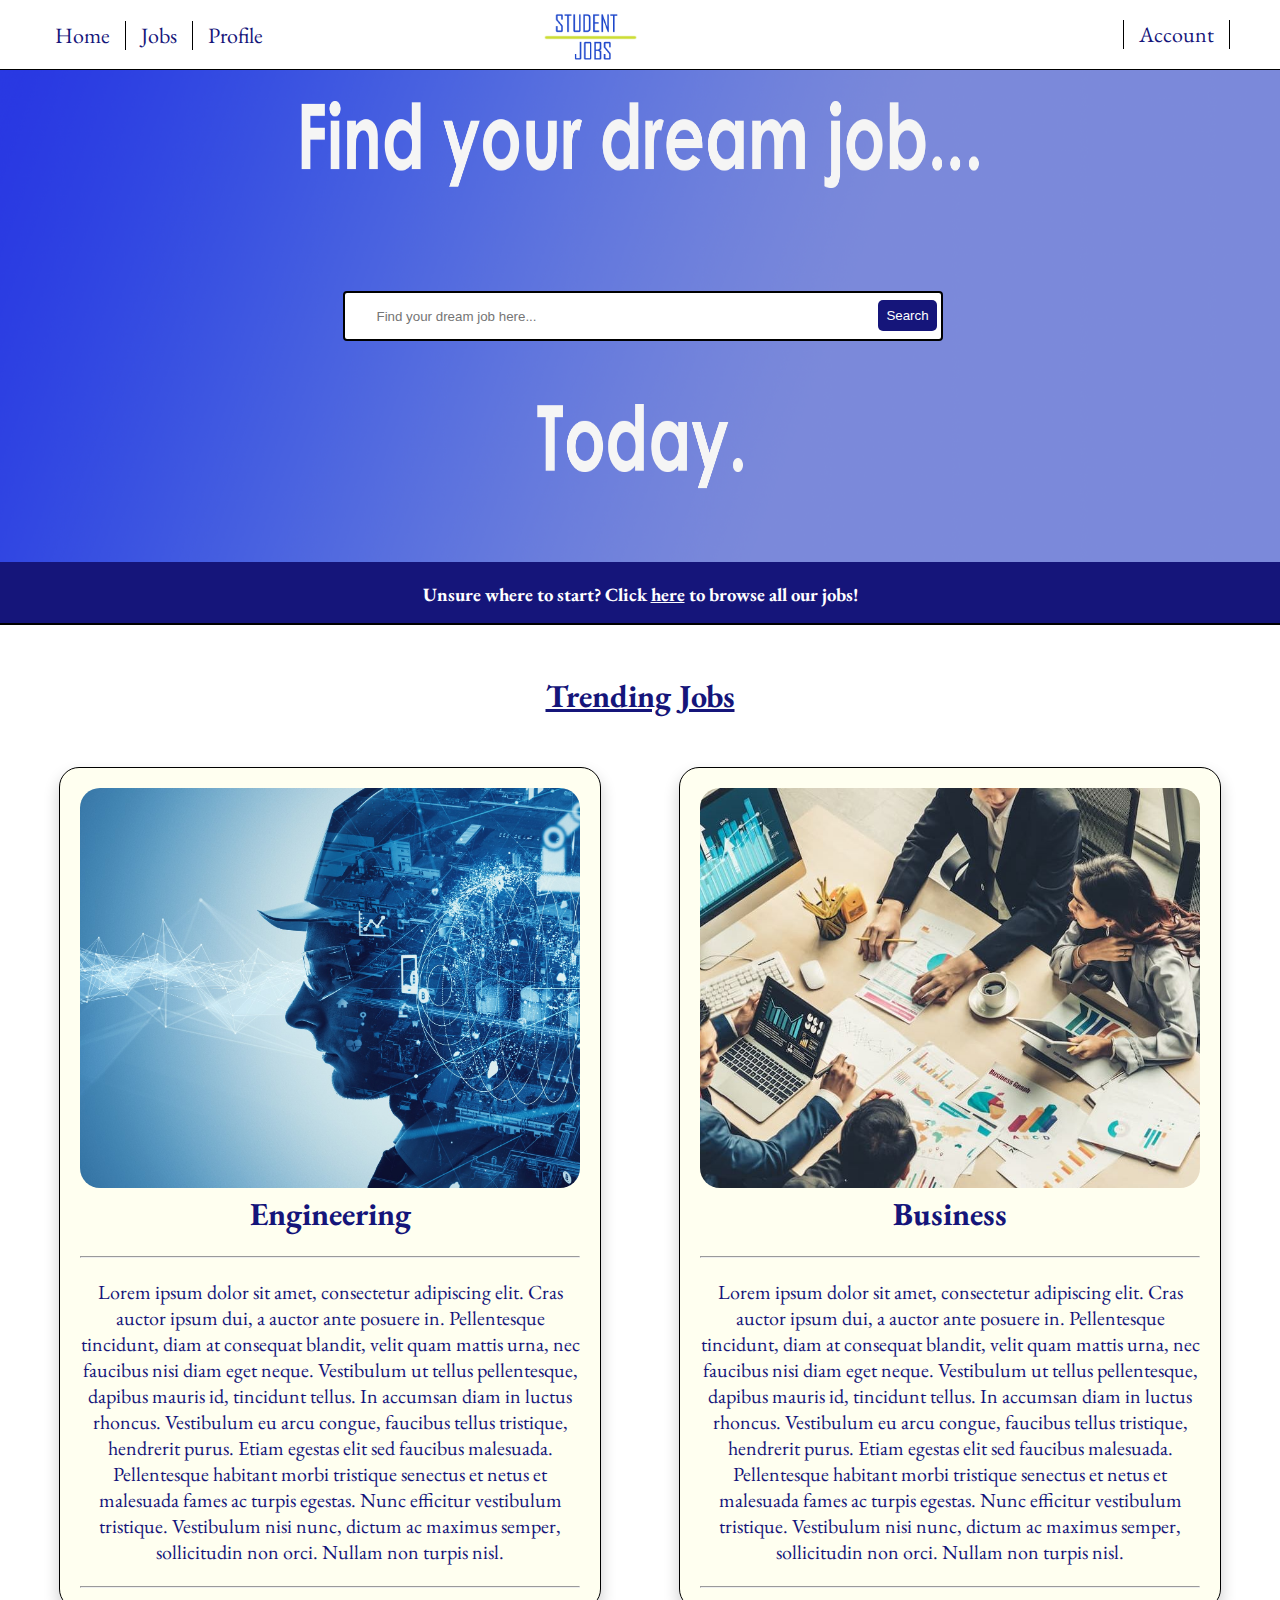
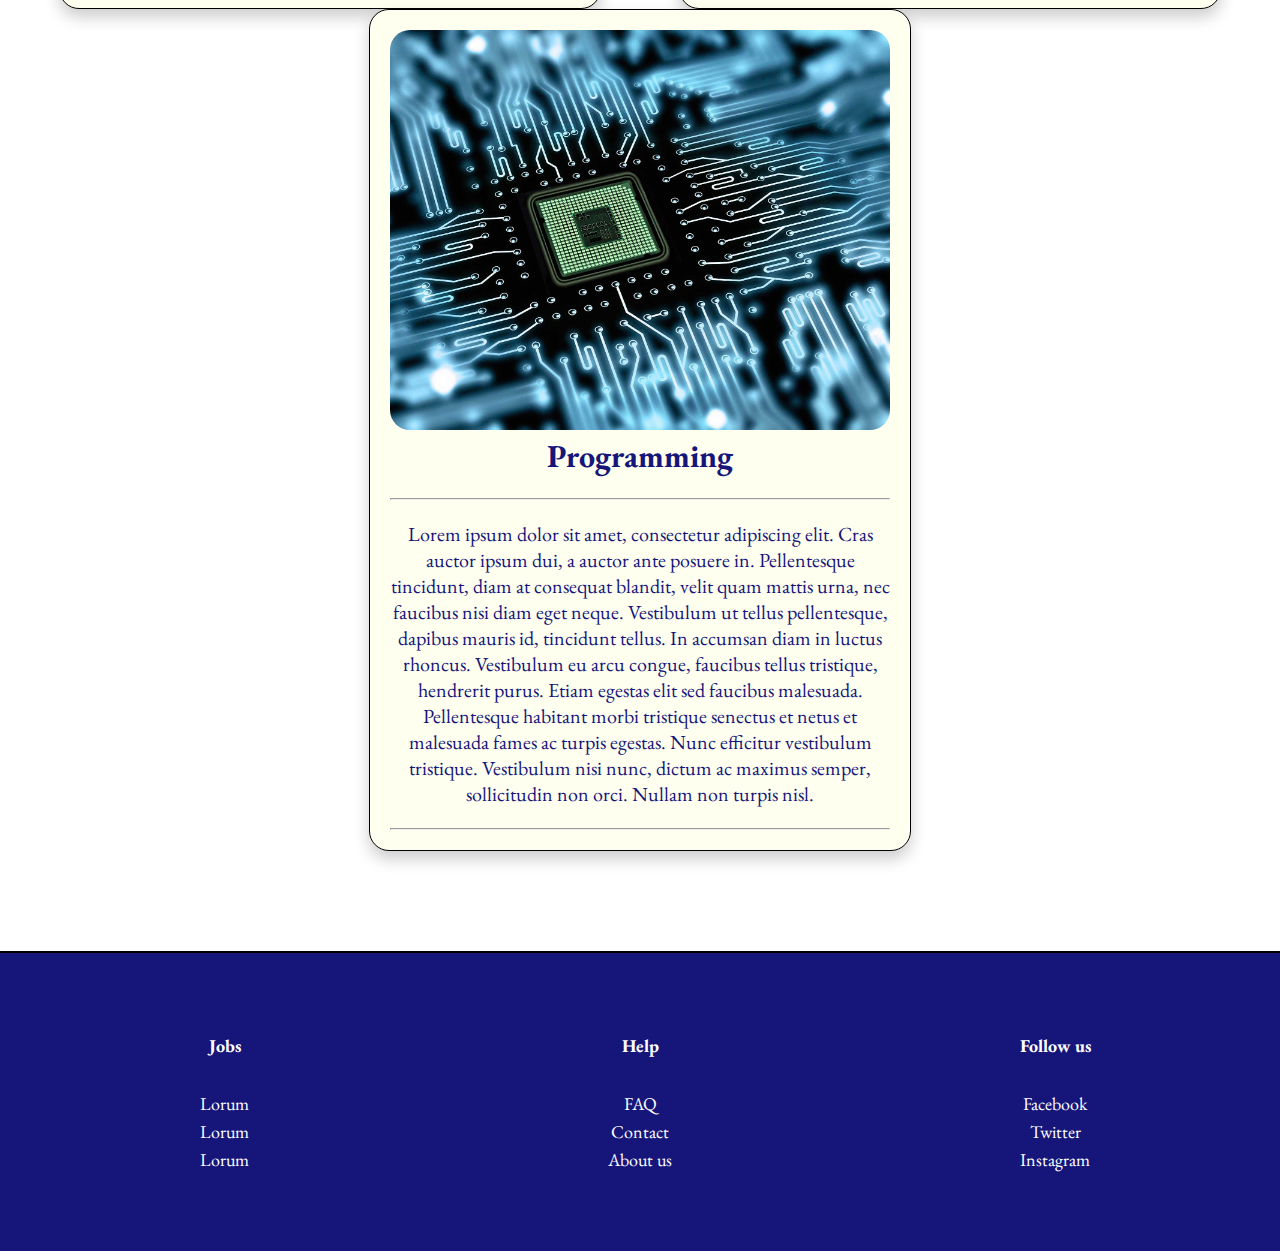
<file: index.html>
<!DOCTYPE html>
<html lang="en">

<head>
  <meta charset="utf-8">
  <meta name="viewport" content="width=device-width, initial-scale=1">
  <title>COM4003 SA1: 2207184</title>
  <link rel="stylesheet" href="Untitled-2.css">
  <link rel="stylesheet" href="https://cdnjs.cloudflare.com/ajax/libs/font-awesome/5.15.4/css/all.min.css"> <!-- Imports font library used on website -->
</head>
<body>  

<!--HEADER SECTION-->
<header>
    <nav>
        <div id="mobilemenu">
            <div id="hamburger">☰</div>  <!-- Responsive mobile navigation list, displays 'hamburger' icon at small window sizes -->
                <ul id="hamburgerlist">
                    <li><a href="index.html">Home</a></li>
                    <li><a href="Jobs.html">Jobs</a></li>
                    <li><a href="Profile.html">Profile</a></li>
                </ul>
        </div>
        <ul id="navbarlist">  <!-- Default navigation list, displays navlist at larger window sizes -->
            <li><a href="index.html">Home</a></li> 
            <li><a href="Jobs.html">Jobs</a></li>
            <li><a href="Profile.html">Profile</a></li>
        </ul>
    </nav>

    <div id="logo">
        <img src="Images/Logo.png">
    </div>

    <div class="account">
        <ul id="accountlinks">
            <li>
                <a href="#" id="accountLink">
                    <span class="account-text">Account</span> <!-- Account/login Link for large window sizes -->
                    <i class="fas fa-user account-icon" id="usericon" aria-hidden="true"></i> <!-- User Icon for small window sizes -->
                </a>
                <div class="dropdown-menu" id="accountDropdown">
                    <form id="loginForm">       <!-- Dropdown menu for Login form -->
                        <h2>Login</h2>
                        <input type="text" placeholder="Username" name="username" required>
                        <input type="password" placeholder="Password" name="password" required>
                        <div>
                            <input type="radio" id="employerRadio" name="userType" value="employer">
                            <label for="employerRadio">Login as a Business</label>
                        </div>
                        <div>
                            <input type="radio" id="jobseekerRadio" name="userType" value="jobseeker">
                            <label for="jobseekerRadio">Login as a Student</label>
                        </div>
                        <button type="submit">Login</button>
                        <button type="button" onclick="document.getElementById('loginForm').style.display='none';document.getElementById('registerForm').style.display='block';">Register</button>
                    </form>
                    <form id="registerForm" style="display:none">  <!-- Dropdown menu for Register form -->
                        <h2>Register</h2>
                        <input type="text" placeholder="Username" name="username" required>
                        <input type="password" placeholder="Password" name="password" required>
                        <div>
                            <input type="radio" id="employerRadio" name="userType" value="employer">
                            <label for="employerRadio">Register as a Business</label>
                        </div>
                        <div>
                            <input type="radio" id="jobseekerRadio" name="userType" value="jobseeker">
                            <label for="jobseekerRadio">Register as a Student</label>
                        </div>
                        <button type="submit">Register</button>
                        <button type="button" onclick="document.getElementById('registerForm').style.display='none';document.getElementById('loginForm').style.display='block';">Login</button>
                    </form>
                </div>
            </li>
        </ul>
    </div>
</header>


<!--MAIN CONTENT SECTION-->
<div id="home">
    <div id="banner1">
        <div id="searchbox">
            <input type="text" id="searchbar" name="jobsearch" placeholder="   Find your dream job here...">    <!--SEARCH BAR IN BANNER-->
        </div>
        <button id="SearchButton">Search</button>  <!-- Search button outside of searchbar div to allow for more independent style customisation -->
    </div>
    <div id="belowbanner">
        <div id="bbheading">
            <h3>Unsure where to start? Click <u>here</u> to browse all our jobs!</h3>
        </div>
    </div>
    <h1 id="trending">Trending Jobs</h1>
    <div id="content">
        <div id="boxshadow" style="background-color: ivory; padding: 20px; border-radius: 20px; border: 1px solid; border-color: rgb(0, 0, 0);">  <!-- Container to add background colour to all of box1, box2, box3 -->
            <div id="box1">
                <img src="Images/engineering.jpg" style="border-radius: 20px;">
                <h1>Engineering</h1>
                <br>
                <hr>
                <br>
                <p style="font-size: 20px;">Lorem ipsum dolor sit amet, consectetur adipiscing elit. Cras auctor ipsum dui, a auctor ante posuere in. Pellentesque tincidunt, diam at consequat blandit, velit quam mattis urna, nec faucibus nisi diam eget neque. 
                    Vestibulum ut tellus pellentesque, dapibus mauris id, tincidunt tellus. In accumsan diam in luctus rhoncus. Vestibulum eu arcu congue, faucibus tellus tristique, hendrerit purus. Etiam egestas elit sed faucibus malesuada. 
                    Pellentesque habitant morbi tristique senectus et netus et malesuada fames ac turpis egestas. Nunc efficitur vestibulum tristique. Vestibulum nisi nunc, dictum ac maximus semper, sollicitudin non orci. Nullam non turpis nisl.
                </p>
                <br>
                <hr>
            </div>
        </div>

        <div id="boxshadow" style="background-color: ivory; padding: 20px; border-radius: 20px; border: 1px solid; border-color: rgb(0, 0, 0);">
            <div id="box2">
                <img src="Images/Business.jpg" style="border-radius: 20px;">
                <h1>Business</h1>
                <br>
                <hr>
                <br>
                
                <p style="font-size: 20px;">Lorem ipsum dolor sit amet, consectetur adipiscing elit. Cras auctor ipsum dui, a auctor ante posuere in. Pellentesque tincidunt, diam at consequat blandit, velit quam mattis urna, nec faucibus nisi diam eget neque. 
                    Vestibulum ut tellus pellentesque, dapibus mauris id, tincidunt tellus. In accumsan diam in luctus rhoncus. Vestibulum eu arcu congue, faucibus tellus tristique, hendrerit purus. Etiam egestas elit sed faucibus malesuada. 
                    Pellentesque habitant morbi tristique senectus et netus et malesuada fames ac turpis egestas. Nunc efficitur vestibulum tristique. 
                    Vestibulum nisi nunc, dictum ac maximus semper, sollicitudin non orci. Nullam non turpis nisl.
                </p>
                <br>
                <hr>
            </div>
        </div>

        <div id="boxshadow" style="background-color: ivory; padding: 20px; border-radius: 20px; border: 1px solid; border-color: rgb(0, 0, 0);">
            <div id="box3">
                <img src="Images/Computer Science.jpg" style="border-radius: 20px;">
                <h1>Programming</h1>
                <br>
                <hr>
                <br>
                <p style="font-size: 20px;">Lorem ipsum dolor sit amet, consectetur adipiscing elit. Cras auctor ipsum dui, a auctor ante posuere in. Pellentesque tincidunt, diam at consequat blandit, velit quam mattis urna, nec faucibus nisi diam eget neque. 
                    Vestibulum ut tellus pellentesque, dapibus mauris id, tincidunt tellus. In accumsan diam in luctus rhoncus. Vestibulum eu arcu congue, faucibus tellus tristique, hendrerit purus. Etiam egestas elit sed faucibus malesuada. 
                    Pellentesque habitant morbi tristique senectus et netus et malesuada fames ac turpis egestas. Nunc efficitur vestibulum tristique. 
                    Vestibulum nisi nunc, dictum ac maximus semper, sollicitudin non orci. Nullam non turpis nisl.
                </p>
                <br>
                <hr>
            </div>
        </div>
    </div>
</div>

<div class="spacer"></div>


<!--FOOTER SECTION-->
<footer>
    <div class="footerlists">
        <div class="footerlists1">
            <ul>
                <li><b>Jobs</b></li>
                <li>Lorum</li>
                <li>Lorum</li>
                <li>Lorum</li>
            </ul>
        </div>
        <div class="footerlists2">
            <ul>
                <li><b>Help</b></li>
                <li>FAQ</li>
                <li>Contact</li>
                <li>About us</li>
            </ul>
        </div>
        <div class="footerlists3">
            <ul>
                <li><b>Follow us</b></li>
                <li>Facebook</li>
                <li>Twitter</li>
                <li>Instagram</li>
            </ul>
        </div>
    </div>
</footer>
  

<script src="Untitled-3.js"></script>
</body>

</html>
</file>
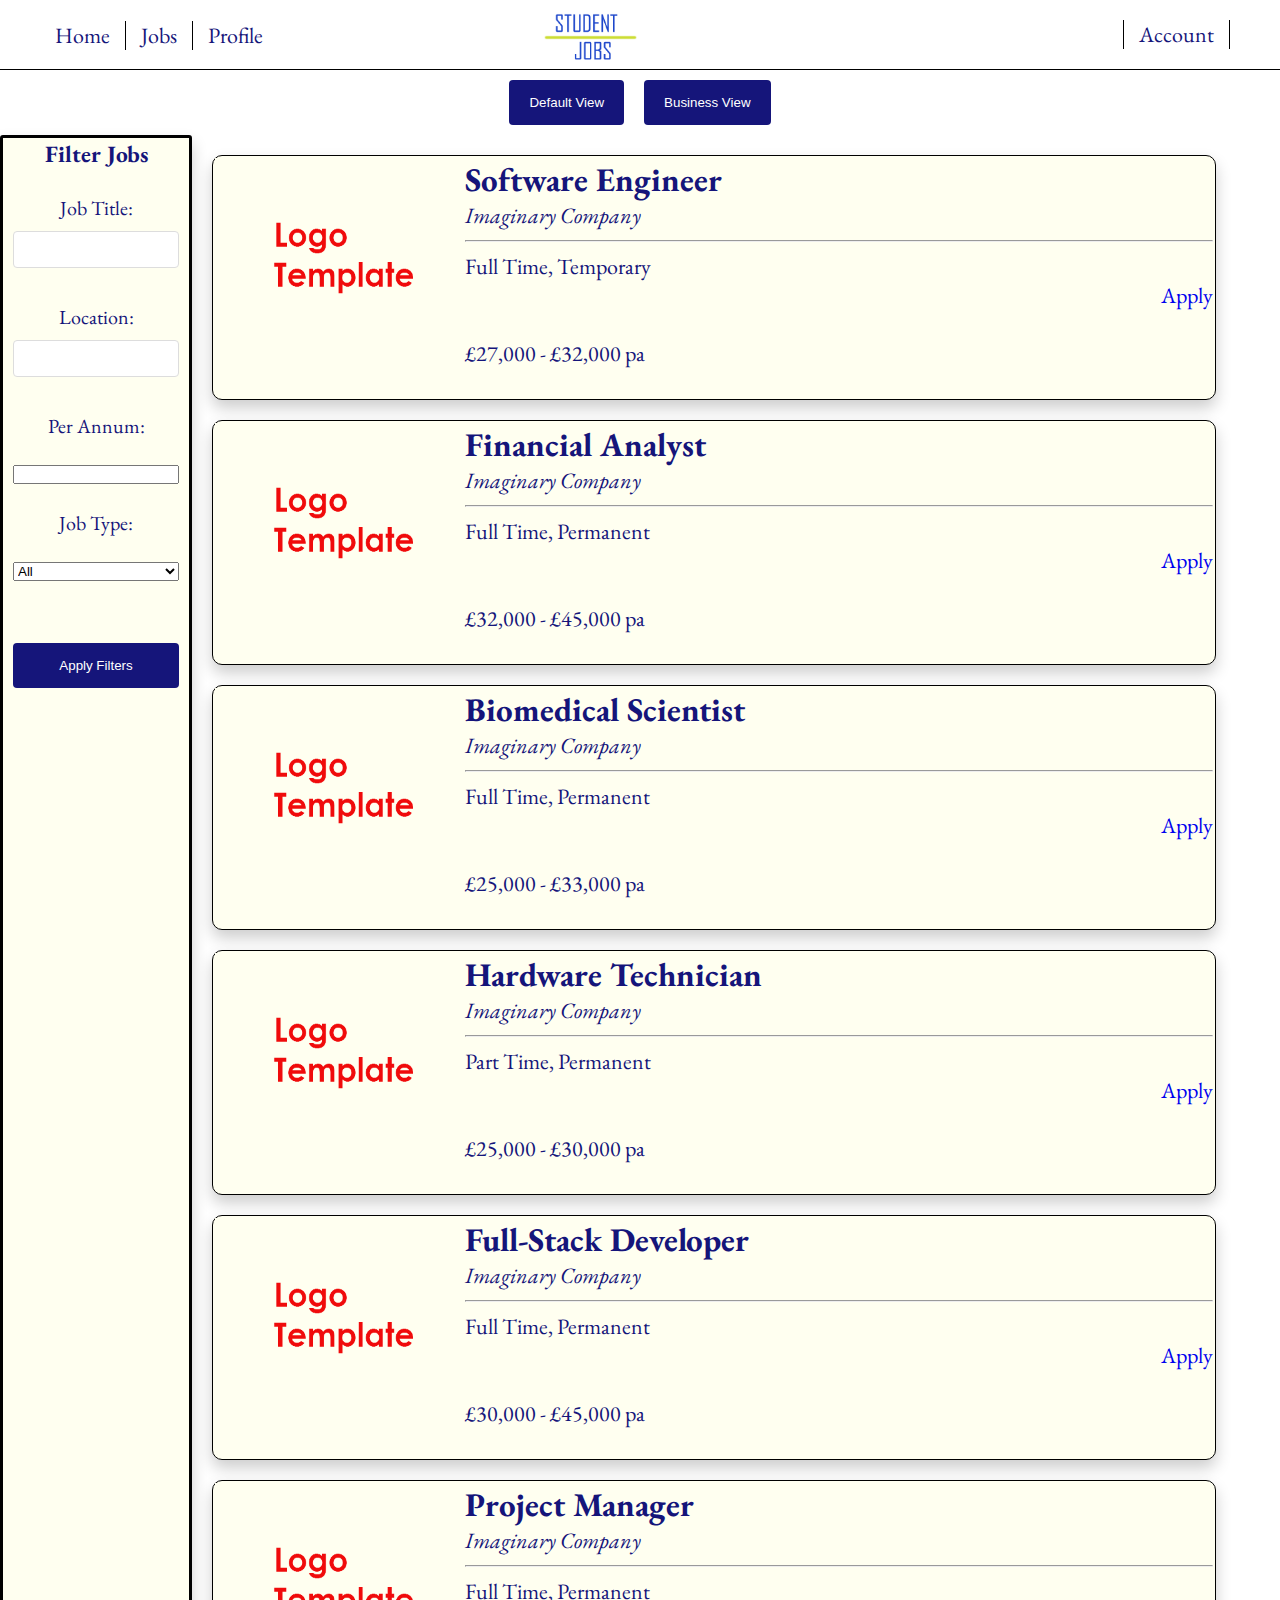
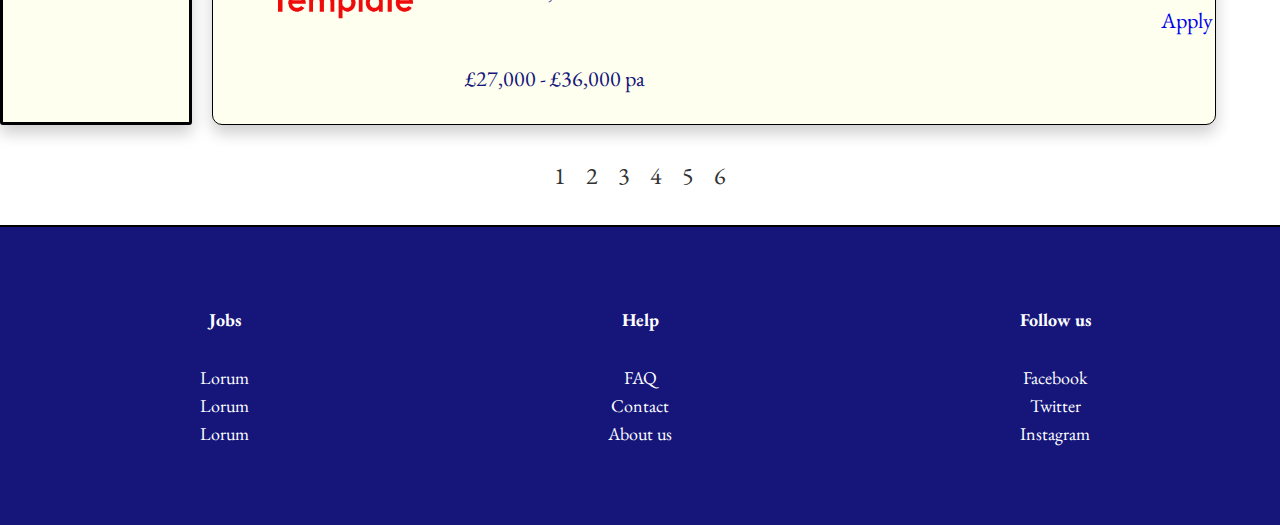
<file: Jobs.html>
<!DOCTYPE html>
<html lang="en">

<head>
  <meta charset="utf-8">
  <meta name="viewport" content="width=device-width, initial-scale=1">
  <title>COM4003 SA1: 2207184</title>
  <link rel="stylesheet" href="Untitled-2.css">
  <link rel="stylesheet" href="https://cdnjs.cloudflare.com/ajax/libs/font-awesome/5.15.4/css/all.min.css">
</head>
<body>  

<!--HEADER SECTION-->
<header>
    <nav>
        <div id="mobilemenu">
            <div id="hamburger">☰</div>  <!-- Responsive mobile navigation list, displays 'hamburger' icon at small window sizes -->
                <ul id="hamburgerlist">
                    <li><a href="index.html">Home</a></li>
                    <li><a href="Jobs.html">Jobs</a></li>
                    <li><a href="Profile.html">Profile</a></li>
                </ul>
        </div>
        <ul id="navbarlist">  <!-- Default navigation list, displays navlist at larger window sizes -->
            <li><a href="index.html">Home</a></li> 
            <li><a href="Jobs.html">Jobs</a></li>
            <li><a href="Profile.html">Profile</a></li>
        </ul>
    </nav>

    <div id="logo">
        <img src="Images/Logo.png">
    </div>

    <div class="account">
        <ul id="accountlinks">
            <li>
                <a href="#" id="accountLink">
                    <span class="account-text">Account</span> <!-- Account/login Link for large window sizes -->
                    <i class="fas fa-user account-icon" id="usericon" aria-hidden="true"></i> <!-- User Icon for small window sizes -->
                </a>
                <div class="dropdown-menu" id="accountDropdown">
                    <form id="loginForm">       <!-- Dropdown menu for Login form -->
                        <h2>Login</h2>
                        <input type="text" placeholder="Username" name="username" required>
                        <input type="password" placeholder="Password" name="password" required>
                        <div>
                            <input type="radio" id="employerRadio" name="userType" value="employer">
                            <label for="employerRadio">Login as a Business</label>
                        </div>
                        <div>
                            <input type="radio" id="jobseekerRadio" name="userType" value="jobseeker">
                            <label for="jobseekerRadio">Login as a Student</label>
                        </div>
                        <button type="submit">Login</button>
                        <button type="button" onclick="document.getElementById('loginForm').style.display='none';document.getElementById('registerForm').style.display='block';">Register</button>
                    </form>
                    <form id="registerForm" style="display:none">  <!-- Dropdown menu for Register form -->
                        <h2>Register</h2>
                        <input type="text" placeholder="Username" name="username" required>
                        <input type="password" placeholder="Password" name="password" required>
                        <div>
                            <input type="radio" id="employerRadio" name="userType" value="employer">
                            <label for="employerRadio">Register as a Business</label>
                        </div>
                        <div>
                            <input type="radio" id="jobseekerRadio" name="userType" value="jobseeker">
                            <label for="jobseekerRadio">Register as a Student</label>
                        </div>
                        <button type="submit">Register</button>
                        <button type="button" onclick="document.getElementById('registerForm').style.display='none';document.getElementById('loginForm').style.display='block';">Login</button>
                    </form>
                </div>
            </li>
        </ul>
    </div>
</header>

<!-- Buttons to swich between different user-type views -->
<div id="switchbuttons">
    <button id="employeeviewJobs" style="margin-right: 10px;">Default View</button>
    <button id="employerviewJobs" style="margin-left: 10px;">Business View</button>
</div>

<!-- STUDENTS VIEW PAGE -->

<div id="jobspage">
    <div id="filterbar"> <!-- Filter bar on side of page, will add more upon further development -->
        <button id="toggleFiltersButtonJobs">Show Filters</button>
        <form id="filterFormJobs" class="hidden"> <!-- Filter bar on top of page when on smaller devices -->
            <h3>Filter Jobs</h3>
            <br>

            <label for="SearchJob">Job Title:</label>
            <input type="text" id="searchJob" name="SearchJob">
            <br>
    
            <label for="location">Location:</label>
            <input type="text" id="location" name="location">
            <br>
    
            <label for="minSalary">Per Annum:</label>
            <br>
            <input type="number" id="minSalary" name="minSalary">
            <br style="margin-bottom: 20px;">
    
            <label for="jobType">Job Type:</label>
            <br>
            <select id="jobType" name="jobType">
                <option value="all">All</option>
                <option value="full-time">Full-Time</option>
                <option value="part-time">Part-Time</option>
            </select>
            <br><br>

            <button type="button">Apply Filters</button>
        </form>
    </div>
    <div id="jobslist">
        <div class="joblisting"> <!-- Job/user listing container -->
            <div id="jobimg" style="height: 200px;">
                <img src="Images/logotemplate.png">
            </div>
            <div class="jobdetails">
                <h2>Software Engineer</h2>
                    <p><i>Imaginary Company</i></p>
                    <hr style="margin: 10px 0px 10px 0px;">
                    <P>Full Time, Temporary</p>
                    <p style="text-align: right;"><a href="#">Apply</a></p>
                    <br>
                    <p>£27,000 - £32,000 pa</p>
                    <br>
            </div>
        </div>
        <div class="joblisting">
            <div id="jobimg" style="height: 200px;">
                <img src="Images/logotemplate.png">
            </div>
            <div class="jobdetails">
                <h2>Financial Analyst</h2>
                <p><i>Imaginary Company</i></p>
                <hr style="margin: 10px 0px 10px 0px;">
                    <P>Full Time, Permanent</p>
                    <p style="text-align: right;"><a href="#">Apply</a></p>
                    <br>
                    <p>£32,000 - £45,000 pa</p>
                    <br>
            </div>
        </div>
        <div class="joblisting">
            <div id="jobimg" style="height: 200px;">
                <img src="Images/logotemplate.png">
            </div>
            <div class="jobdetails">
                <h2>Biomedical Scientist</h2>
                <p><i>Imaginary Company</i></p>
                <hr style="margin: 10px 0px 10px 0px;">
                    <P>Full Time, Permanent</p>
                    <p style="text-align: right;"><a href="#">Apply</a></p>
                    <br>
                    <p>£25,000 - £33,000 pa</p>
                    <br>
            </div>
        </div>
        <div class="joblisting">
            <div id="jobimg" style="height: 200px;">
                <img src="Images/logotemplate.png">
            </div>
            <div class="jobdetails">
                <h2>Hardware Technician</h2>
                <p><i>Imaginary Company</i></p>
                <hr style="margin: 10px 0px 10px 0px;">
                    <P>Part Time, Permanent</p>
                    <p style="text-align: right;"><a href="#">Apply</a></p>
                    <br>
                    <p>£25,000 - £30,000 pa</p>
                    <br>
            </div>
        </div>
        <div class="joblisting">
            <div id="jobimg" style="height: 200px;">
                <img src="Images/logotemplate.png">
            </div>
            <div class="jobdetails">
                <h2>Full-Stack Developer</h2>
                <p><i>Imaginary Company</i></p>
                <hr style="margin: 10px 0px 10px 0px;">
                <p>Full Time, Permanent</p>
                <p style="text-align: right;"><a href="#">Apply</a></p>
                    <br>
                    <p>£30,000 - £45,000 pa</p>
                    <br>
            </div>
        </div>
        <div class="joblisting">
            <div id="jobimg" style="height: 200px;">
                <img src="Images/logotemplate.png">
            </div>
            <div class="jobdetails">
                <h2>Project Manager</h2>
                <p><i>Imaginary Company</i></p>
                <hr style="margin: 10px 0px 10px 0px;">
                <p>Full Time, Permanent</p>
                <p style="text-align: right;"><a href="#">Apply</a></p>
                    <br>
                    <p>£27,000 - £36,000 pa</p>
                    <br>
            </div>
        </div>
    </div>
</div>



<!-- BUSINESS' VIEW PAGE -->

<div id="studentsPage">
    <div id="filterbar"> <!-- Filter bar on side of page, will add more upon further development -->
        <button id="toggleFiltersButtonStudents">Show Filters</button> 
        <form id="filterFormStudents" class="hidden"> <!-- Filter bar on top of page when on smaller devices -->
            <h3>Filter Students</h3>
            <br>

            <label for="SearchJob">Name:</label>
            <input type="text" id="searchJob" name="SearchJob">
            <br>
    
            <label for="location">Location:</label>
            <input type="text" id="location" name="location">
            <br>
    
            <label for="minSalary">Key Skills:</label>
            <br>
            <input type="number" id="minSalary" name="minSalary">
            <br>
    
            <label for="jobType">Job Type:</label>
            <br>
            <select id="jobType" name="jobType">
                <option value="all">All</option>
                <option value="full-time">Full-Time</option>
                <option value="part-time">Part-Time</option>
            </select>
            <br><br>

            <button type="button">Apply Filters</button>
            <button type="button">Post new job</button>
        </form>
    </div>
    <div id="studentslist">
        <div class="joblisting"> <!-- Job/user listing container -->
            <div id="jobimg" style="height: 200px; margin-right: 40px;">
                <img src="Images/ProfilePicture.png">
            </div>
            <div class="jobdetails">
                <h2>John Smith</h2>
                    <p><i>Computer Science Student</i></p>
                    <hr style="margin: 10px 0px 10px 0px;">
                    <P><b>Looking for:</b> Part Time, Temporary</p>
                    <p style="text-align: right;"><a href="#">Contact</a></p>
                    <br>
                    <p><b>Key skills:</b> Python, JavaScript</p>
                    <br>
            </div>
        </div>
        <div class="joblisting">
            <div id="jobimg" style="height: 200px; margin-right: 40px;">
                <img src="Images/ProfilePicture.png">
            </div>
            <div class="jobdetails">
                <h2>Alan Jones</h2>
                    <p><i>Business Economics Student</i></p>
                    <hr style="margin: 10px 0px 10px 0px;">
                    <p><b>Looking for:</b> Part Time, Permanent</p>
                    <p style="text-align: right;"><a href="#">Contact</a></p>
                    <br>
                    <p><b>Key skills:</b> Maths, Business Analysis</p>
                    <br>
            </div>
        </div>
        <div class="joblisting">
            <div id="jobimg" style="height: 200px; margin-right: 40px;">
                <img src="Images/ProfilePicture.png">
            </div>
            <div class="jobdetails">
                <h2>Ellen Ripley</h2>
                    <p><i>Engineering Student</i></p>
                    <hr style="margin: 10px 0px 10px 0px;">
                    <P><b>Looking for:</b> Part Time, Temporary</p>
                    <p style="text-align: right;"><a href="#">Contact</a></p>
                    <br>
                    <p><b>Key skills:</b> Hardware, Electronics</p>
                    <br>
            </div>
        </div>
        <div class="joblisting">
            <div id="jobimg" style="height: 200px; margin-right: 40px;">
                <img src="Images/ProfilePicture.png">
            </div>
            <div class="jobdetails">
                <h2>Rick Deckard</h2>
                    <p><i>Computer Science Student</i></p>
                    <hr style="margin: 10px 0px 10px 0px;">
                    <P><b>Looking for:</b> Part Time, Temporary</p>
                    <p style="text-align: right;"><a href="#">Contact</a></p>
                    <br>
                    <p><b>Key skills:</b> HTML, PHP, CSS</p>
                    <br>
            </div>
        </div>
        <div class="joblisting">
            <div id="jobimg" style="height: 200px; margin-right: 40px;">
                <img src="Images/ProfilePicture.png">
            </div>
            <div class="jobdetails">
                <h2>Jack Torrance</h2>
                    <p><i>Computer Science Student</i></p>
                    <hr style="margin: 10px 0px 10px 0px;">
                    <P><b>Looking for:</b> Part Time, Temporary</p>
                    <p style="text-align: right;"><a href="#">Contact</a></p>
                    <br>
                    <p><b>Key skills:</b> Python, JavaScript</p>
                    <br>
            </div>
        </div>
        <div class="joblisting">
            <div id="jobimg" style="height: 200px; margin-right: 40px;">
                <img src="Images/ProfilePicture.png">
            </div>
            <div class="jobdetails">
                <h2>John Smith Jr</h2>
                    <p><i>Computer Science Student</i></p>
                    <hr style="margin: 10px 0px 10px 0px;">
                    <P><b>Looking for:</b> Part Time, Temporary</p>
                    <p style="text-align: right;"><a href="#">Contact</a></p>
                    <br>
                    <p><b>Key skills:</b> Python, JavaScript</p>
                    <br>
            </div>
        </div>
    </div>
</div>

<nav class="pagination">
    <a href="#">1</a>
    <a href="#">2</a>
    <a href="#">3</a>
    <a href="#">4</a>
    <a href="#">5</a>
    <a href="#">6</a>
</nav>


<!--FOOTER SECTION-->
<footer>
    <div class="footerlists">
        <div class="footerlists1">
            <ul>
                <li><b>Jobs</b></li>
                <li>Lorum</li>
                <li>Lorum</li>
                <li>Lorum</li>
            </ul>
        </div>
        <div class="footerlists2">
            <ul>
                <li><b>Help</b></li>
                <li>FAQ</li>
                <li>Contact</li>
                <li>About us</li>
            </ul>
        </div>
        <div class="footerlists3">
            <ul>
                <li><b>Follow us</b></li>
                <li>Facebook</li>
                <li>Twitter</li>
                <li>Instagram</li>
            </ul>
        </div>
    </div>
</footer>
  

<script src="Untitled-3.js"></script>
</body>

</html>
</file>
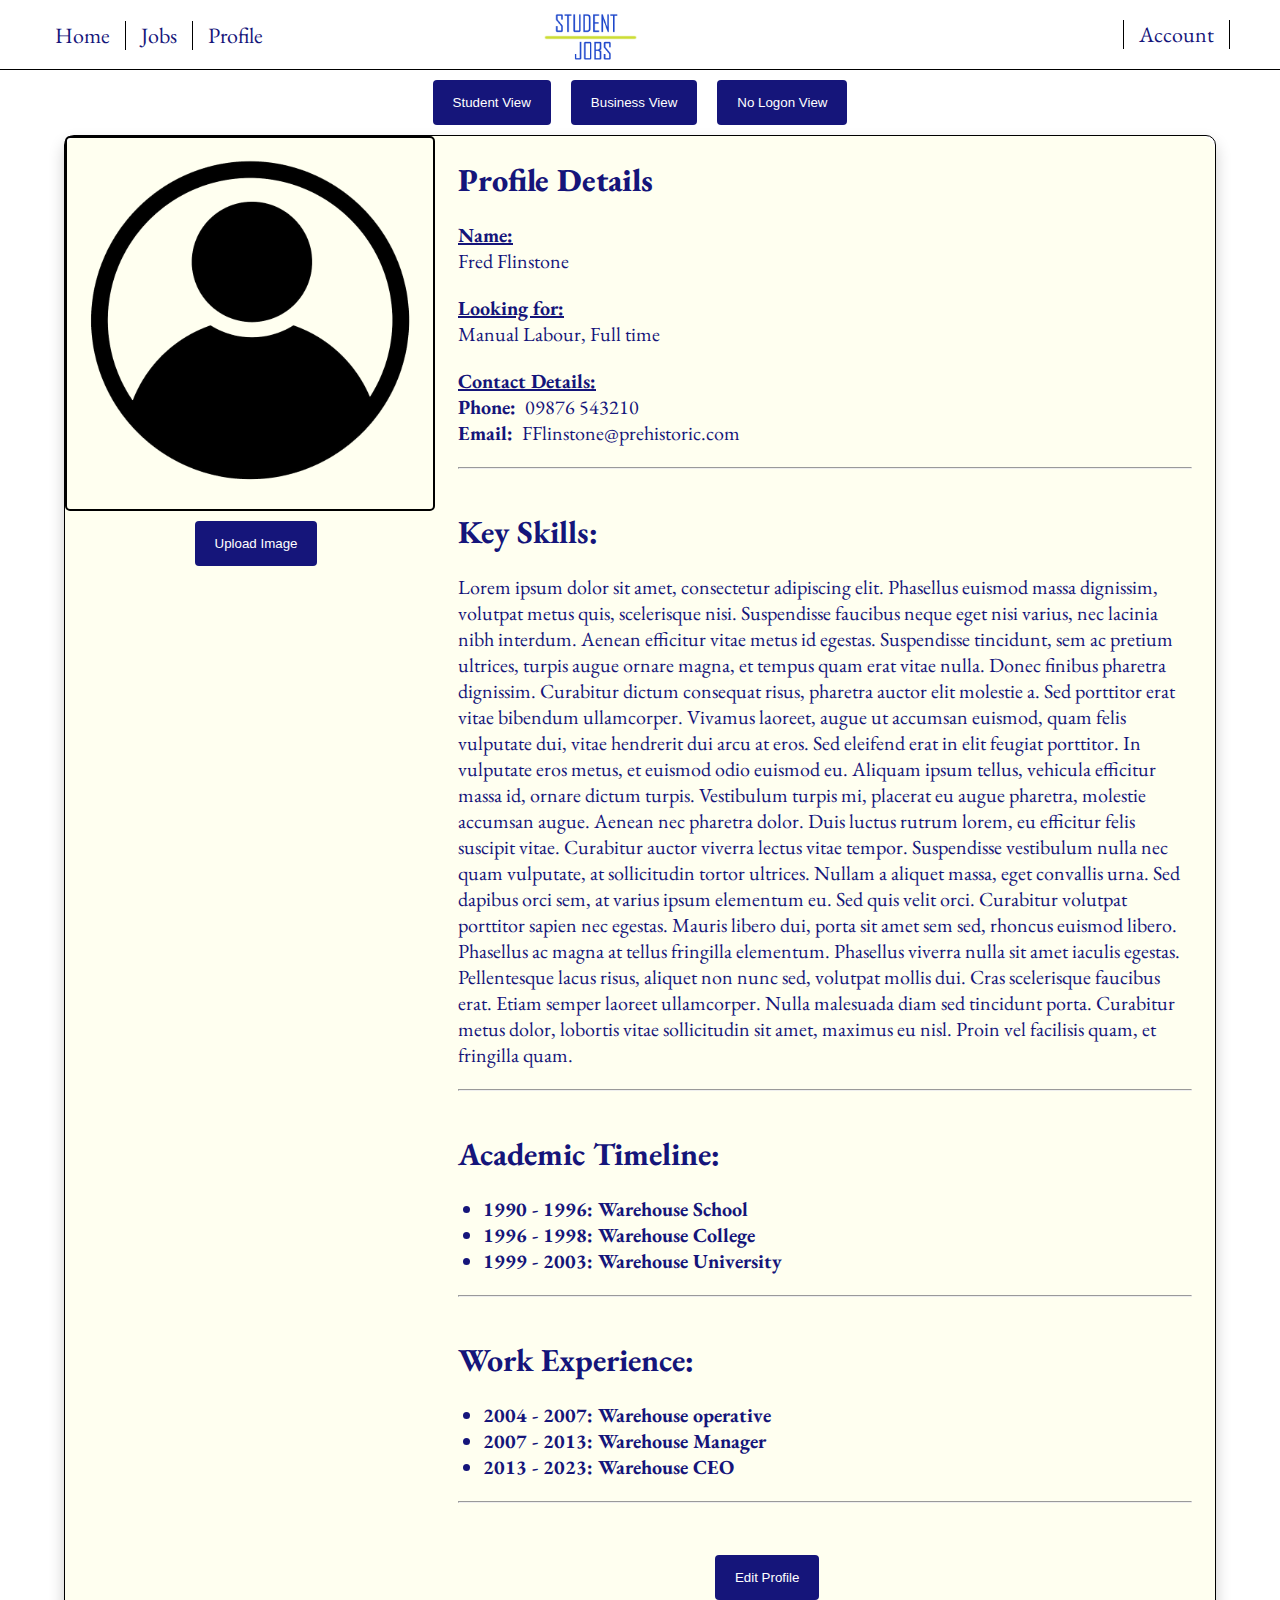
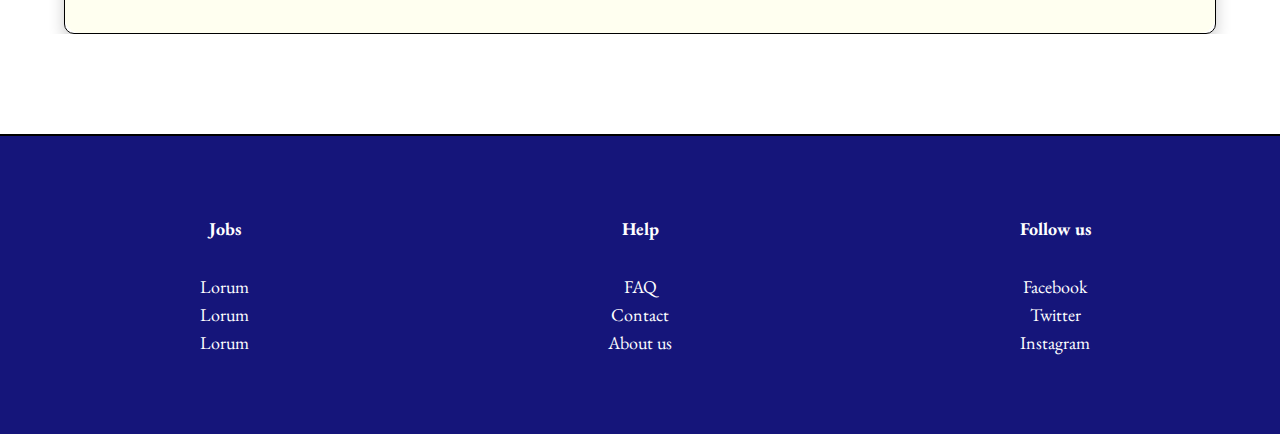
<file: Profile.html>
<!DOCTYPE html>
<html lang="en">

<head>
  <meta charset="utf-8">
  <meta name="viewport" content="width=device-width, initial-scale=1">
  <title>COM4003 SA1: 2207184</title>
  <link rel="stylesheet" href="Untitled-2.css">
  <link rel="stylesheet" href="https://cdnjs.cloudflare.com/ajax/libs/font-awesome/5.15.4/css/all.min.css">
</head>
<body>  

<!--HEADER SECTION-->
<header>
    <nav>
        <div id="mobilemenu">
            <div id="hamburger">☰</div>  <!-- Responsive mobile navigation list, displays 'hamburger' icon at small window sizes -->
                <ul id="hamburgerlist">
                    <li><a href="index.html">Home</a></li>
                    <li><a href="Jobs.html">Jobs</a></li>
                    <li><a href="Profile.html">Profile</a></li>
                </ul>
        </div>
        <ul id="navbarlist">  <!-- Default navigation list, displays navlist at larger window sizes -->
            <li><a href="index.html">Home</a></li> 
            <li><a href="Jobs.html">Jobs</a></li>
            <li><a href="Profile.html">Profile</a></li>
        </ul>
    </nav>

    <div id="logo">
        <img src="Images/Logo.png">
    </div>

    <div class="account">
        <ul id="accountlinks">
            <li>
                <a href="#" id="accountLink">
                    <span class="account-text">Account</span> <!-- Account/login Link for large window sizes -->
                    <i class="fas fa-user account-icon" id="usericon" aria-hidden="true"></i> <!-- User Icon for small window sizes -->
                </a>
                <div class="dropdown-menu" id="accountDropdown">
                    <form id="loginForm">       <!-- Dropdown menu for Login form -->
                        <h2>Login</h2>
                        <input type="text" placeholder="Username" name="username" required>
                        <input type="password" placeholder="Password" name="password" required>
                        <div>
                            <input type="radio" id="employerRadio" name="userType" value="employer">
                            <label for="employerRadio">Login as a Business</label>
                        </div>
                        <div>
                            <input type="radio" id="jobseekerRadio" name="userType" value="jobseeker">
                            <label for="jobseekerRadio">Login as a Student</label>
                        </div>
                        <button type="submit">Login</button>
                        <button type="button" onclick="document.getElementById('loginForm').style.display='none';document.getElementById('registerForm').style.display='block';">Register</button>
                    </form>
                    <form id="registerForm" style="display:none">  <!-- Dropdown menu for Register form -->
                        <h2>Register</h2>
                        <input type="text" placeholder="Username" name="username" required>
                        <input type="password" placeholder="Password" name="password" required>
                        <div>
                            <input type="radio" id="employerRadio" name="userType" value="employer">
                            <label for="employerRadio">Register as a Business</label>
                        </div>
                        <div>
                            <input type="radio" id="jobseekerRadio" name="userType" value="jobseeker">
                            <label for="jobseekerRadio">Register as a Student</label>
                        </div>
                        <button type="submit">Register</button>
                        <button type="button" onclick="document.getElementById('registerForm').style.display='none';document.getElementById('loginForm').style.display='block';">Login</button>
                    </form>
                </div>
            </li>
        </ul>
    </div>
</header>

<div id="profilepage">
    <div id="switchbuttons"> <!-- Buttons to swich between different user-type views -->
        <button id="employeeview" style="margin-right: 10px;">Student View</button>
        <button id="employerview" style="margin-left: 10px; margin-right: 10px;">Business View</button>
        <button id="nologon" style="margin-left: 10px;">No Logon View</button>
    </div>
    <div id="profilecontainer" style="display: block;"> <!-- Content container for Student user page -->
        <div id="topsection">
            <div id="profilepicture">
                <div id="icon">
                    <div>
                        <img src="Images/ProfilePicture.png">
                    </div>
                </div>
                <button style="margin-left: 35%; margin-bottom: 50px;">Upload Image</button>
            </div>
            <div id="info">
                <h1 style="font-size: 32px;"><b>Profile Details</b></h1>
                <br>
                <p style="font-size: 20px;"><u><b>Name:</b></u><br>Fred Flinstone</p>
                <br>
                <p style="font-size: 20px;"><u><b>Looking for:</u></b><br>Manual Labour, Full time</p>
                <br>
                <p style="font-size: 20px;"><u><b>Contact Details:</u></b><b><br>Phone:&nbsp;</b> 09876 543210<br><b>Email:&nbsp;</b> FFlinstone@prehistoric.com</p>
                <br>
                <hr>
                <br><br>
                <p style="font-size: 32px;"><b>Key Skills:</b></p>
                <br>
                <p style="font-size: 20px;">Lorem ipsum dolor sit amet, consectetur adipiscing elit. Phasellus euismod massa dignissim, volutpat metus quis, scelerisque nisi. Suspendisse faucibus neque eget nisi varius, nec lacinia nibh interdum. Aenean efficitur vitae metus id egestas. Suspendisse tincidunt, sem ac pretium ultrices, turpis augue ornare magna, et tempus quam erat vitae nulla. Donec finibus pharetra dignissim. Curabitur dictum consequat risus, pharetra auctor elit molestie a. Sed porttitor erat vitae bibendum ullamcorper. Vivamus laoreet, augue ut accumsan euismod, quam felis vulputate dui, vitae hendrerit dui arcu at eros. Sed eleifend erat in elit feugiat porttitor. In vulputate eros metus, et euismod odio euismod eu. Aliquam ipsum tellus, vehicula efficitur massa id, ornare dictum turpis. Vestibulum turpis mi, placerat eu augue pharetra, molestie accumsan augue. Aenean nec pharetra dolor. Duis luctus rutrum lorem, eu efficitur felis suscipit vitae.

                    Curabitur auctor viverra lectus vitae tempor. Suspendisse vestibulum nulla nec quam vulputate, at sollicitudin tortor ultrices. Nullam a aliquet massa, eget convallis urna. Sed dapibus orci sem, at varius ipsum elementum eu. Sed quis velit orci. Curabitur volutpat porttitor sapien nec egestas. Mauris libero dui, porta sit amet sem sed, rhoncus euismod libero. Phasellus ac magna at tellus fringilla elementum. Phasellus viverra nulla sit amet iaculis egestas. Pellentesque lacus risus, aliquet non nunc sed, volutpat mollis dui. Cras scelerisque faucibus erat. Etiam semper laoreet ullamcorper. Nulla malesuada diam sed tincidunt porta. Curabitur metus dolor, lobortis vitae sollicitudin sit amet, maximus eu nisl. Proin vel facilisis quam, et fringilla quam.</p>
                <br>
                <hr>
                <br><br>
                <p style="font-size: 32px;"><b>Academic Timeline:</b></p>
                <br>
                <ul>
                    <li><b>1990 - 1996: Warehouse School</b></li>
                    <li><b>1996 - 1998: Warehouse College</b></li>
                    <li><b>1999 - 2003: Warehouse University</b></li>
                </ul> 
                </p>
                <br>
                <hr>
                <br><br>
                <p style="font-size: 32px;"><b>Work Experience:</b></p>
                <br>
                <ul>
                    <li><b>2004 - 2007: Warehouse operative</b></li>
                    <li><b>2007 - 2013: Warehouse Manager</b></li>
                    <li><b>2013 - 2023: Warehouse CEO</b></li>
                </ul>
                <br>
                <hr>
                <br><br>
                <button style="margin-left: 35%;">Edit Profile</button>
            </div>
        </div>
    </div>
    <div id="profilecontainer1" style="display: none;"> <!-- Content container for Business user page -->
        <div id="topsection">
            <div id="profilepicture">
                <div id="icon">
                    <div>
                        <img src="Images/ProfilePicture.png">
                    </div>
                </div>
                <button style="margin-left: 35%; margin-bottom: 50px;">Upload Image</button>
            </div>
            <div id="info">
                <h1 style="font-size: 32px;"><b>Profile Details</b></h1>
                <br>
                <p style="font-size: 20px;"><u><b>Company Name:</b></u><br>Mystery Incorporated</p>
                <br>
                <p style="font-size: 20px;"><u><b>Looking for:</u></b><br>Detectives, Dog Groomers</p>
                <br>
                <p style="font-size: 20px;"><u><b>Contact Details:</u></b><b><br>Phone:&nbsp;</b> 012345 67890<br><b>Email:&nbsp;</b> MysteryInc@Scooby.com<br><b>Website: &nbsp;</b><a href="#">www.scooby.snacks</a></p>
                <br>
                <hr>
                <br><br>
                <p style="font-size: 32px;"><b>Mission Statement:</b></p>
                <br>
                <p style="font-size: 20px;">Lorem ipsum dolor sit amet, consectetur adipiscing elit. Phasellus euismod massa dignissim, volutpat metus quis, scelerisque nisi. Suspendisse faucibus neque eget nisi varius, nec lacinia nibh interdum. Aenean efficitur vitae metus id egestas. Suspendisse tincidunt, sem ac pretium ultrices, turpis augue ornare magna, et tempus quam erat vitae nulla. Donec finibus pharetra dignissim. Curabitur dictum consequat risus, pharetra auctor elit molestie a. Sed porttitor erat vitae bibendum ullamcorper. Vivamus laoreet, augue ut accumsan euismod, quam felis vulputate dui, vitae hendrerit dui arcu at eros. Sed eleifend erat in elit feugiat porttitor. In vulputate eros metus, et euismod odio euismod eu. Aliquam ipsum tellus, vehicula efficitur massa id, ornare dictum turpis. Vestibulum turpis mi, placerat eu augue pharetra, molestie accumsan augue. Aenean nec pharetra dolor. Duis luctus rutrum lorem, eu efficitur felis suscipit vitae.

                    Curabitur auctor viverra lectus vitae tempor. Suspendisse vestibulum nulla nec quam vulputate, at sollicitudin tortor ultrices. Nullam a aliquet massa, eget convallis urna. Sed dapibus orci sem, at varius ipsum elementum eu. Sed quis velit orci. Curabitur volutpat porttitor sapien nec egestas. Mauris libero dui, porta sit amet sem sed, rhoncus euismod libero. Phasellus ac magna at tellus fringilla elementum. Phasellus viverra nulla sit amet iaculis egestas. Pellentesque lacus risus, aliquet non nunc sed, volutpat mollis dui. Cras scelerisque faucibus erat. Etiam semper laoreet ullamcorper. Nulla malesuada diam sed tincidunt porta. Curabitur metus dolor, lobortis vitae sollicitudin sit amet, maximus eu nisl. Proin vel facilisis quam, et fringilla quam.</p>
                <br>
                <hr>
                <br><br>
                <p style="font-size: 32px;"><b>More about the company:</b></p>
                <br>
                <p style="font-size: 20px;"> Lorem ipsum dolor sit amet, consectetur adipiscing elit. Phasellus euismod massa dignissim, volutpat metus quis, scelerisque nisi. Suspendisse faucibus neque eget nisi varius, nec lacinia nibh interdum. Aenean efficitur vitae metus id egestas. Suspendisse tincidunt, sem ac pretium ultrices, turpis augue ornare magna, et tempus quam erat vitae nulla. Donec finibus pharetra dignissim. Curabitur dictum consequat risus, pharetra auctor elit molestie a. Sed porttitor erat vitae bibendum ullamcorper. Vivamus laoreet, augue ut accumsan euismod, quam felis vulputate dui, vitae hendrerit dui arcu at eros. Sed eleifend erat in elit feugiat porttitor. In vulputate eros metus, et euismod odio euismod eu. Aliquam ipsum tellus, vehicula efficitur massa id, ornare dictum turpis. Vestibulum turpis mi, placerat eu augue pharetra, molestie accumsan augue. Aenean nec pharetra dolor. Duis luctus rutrum lorem, eu efficitur felis suscipit vitae.

                    Curabitur auctor viverra lectus vitae tempor. Suspendisse vestibulum nulla nec quam vulputate, at sollicitudin tortor ultrices. Nullam a aliquet massa, eget convallis urna. Sed dapibus orci sem, at varius ipsum elementum eu. Sed quis velit orci. Curabitur volutpat porttitor sapien nec egestas. Mauris libero dui, porta sit amet sem sed, rhoncus euismod libero. Phasellus ac magna at tellus fringilla elementum. Phasellus viverra nulla sit amet iaculis egestas. Pellentesque lacus risus, aliquet non nunc sed, volutpat mollis dui. Cras scelerisque faucibus erat. Etiam semper laoreet ullamcorper. Nulla malesuada diam sed tincidunt porta. Curabitur metus dolor, lobortis vitae sollicitudin sit amet, maximus eu nisl. Proin vel facilisis quam, et fringilla quam.
                </p>
                <br>
                <hr>
                <br><br>
                <button style="margin-left: 35%;">Edit Profile</button>
            </div>
        </div>
    </div>
    <div id="accountcontainer">
        <h1 style="text-align: center; color: rgb(21, 21, 122); margin-top: 30px;">Sorry, you must be logged in to view this page.</h2>
            <br><br>
            <p style="font-size: 22px; margin-bottom: 50px; color: rgb(21, 21, 122); text-align: center;">Please login or register below to view this page.</p>
        <div id="accountform">
            <div>
                <form id="mainloginForm">      
                    <h2 style="margin-top: 40px;">Login to your account here:</h2>
                    <input type="text" placeholder="Username" name="username" required>
                    <input type="password" placeholder="Password" name="password" required>
                    <div>
                        <input type="radio" id="employerRadio" name="userType" value="employer">
                        <label for="employerRadio">Login as a Business</label>
                    </div>
                    <div>
                        <input type="radio" id="jobseekerRadio" name="userType" value="jobseeker">
                        <label for="jobseekerRadio">Login as a Student</label>
                    </div>
                    <button type="submit" class="formsubmit">Login</button>
                </form>
                <br>
                <br>
                <hr>
                <br>
                <h2 style="text-align: center; color: rgb(21, 21, 122); margin-top: 20px;">Don't have an account with us?</h2>

                <form id="mainregisterForm">  
                    <h2 style="margin-top: 40px;">Register with us:</h2>
                    <input type="text" placeholder="Username" name="username" required>
                    <input type="password" placeholder="Password" name="password" required>
                    <div>
                        <input type="radio" id="employerRadio" name="userType" value="employer">
                        <label for="employerRadio">Register as a Business</label>
                    </div>
                    <div>
                        <input type="radio" id="jobseekerRadio" name="userType" value="jobseeker">
                        <label for="jobseekerRadio">Register as a Student</label>
                    </div>
                    <button type="submit" class="formsubmit">Register</button>
            </div>
        </div>
    </div>
</div>

<div class="spacer"></div> <!-- Spacer to add space between footer and bottom of content-->


<!--FOOTER SECTION-->
<footer>
    <div class="footerlists">
        <div class="footerlists1">
            <ul>
                <li><b>Jobs</b></li>
                <li>Lorum</li>
                <li>Lorum</li>
                <li>Lorum</li>
            </ul>
        </div>
        <div class="footerlists2">
            <ul>
                <li><b>Help</b></li>
                <li>FAQ</li>
                <li>Contact</li>
                <li>About us</li>
            </ul>
        </div>
        <div class="footerlists3">
            <ul>
                <li><b>Follow us</b></li>
                <li>Facebook</li>
                <li>Twitter</li>
                <li>Instagram</li>
            </ul>
        </div>
    </div>
</footer>
  

<script src="Untitled-3.js"></script>
</body>

</html>
</file>
<file: Untitled-2.css>
@import url('https://fonts.googleapis.com/css2?family=EB+Garamond&display=swap');

* {
    margin: 0;
    padding: 0;
    box-sizing: border-box;
}

img {
    width: 100%; 
    height: 100%; 
}


body {
    background-color: white;
    font-family: 'EB Garamond', serif;
}



/* ---------- HEADER/NAVBAR ----------- */

header {
    display: flex;
    height: 70px;
    background-color: white;
    border-bottom: 1px solid;
    border-color: rgb(0, 0, 0);
    margin: 0 auto;
    justify-content: space-between;
}

#navbarlist {
    height: 70px;
    margin-top: 0;
    display: flex;
    align-items: center;
    margin-left: 40px;
}

#navbarlist > li {
    list-style-type: none;
    text-decoration: none;
    font-size: 22px;
    border-right: 1px solid #000; 
    padding: 0 15px; 
    color: rgb(21, 21, 122);
}


#navbarlist > li > a {
    text-decoration: none;
    color: rgb(21, 21, 122);
}

#navbarlist > li:last-child {
    border-right: none; 
}

.account {
    display: flex;
    justify-content: flex-end;
    align-items: center;
    margin-right: 50px;
}


#accountlinks {
    display: flex;
    list-style-type: none;
    padding: 0;
    margin: 0;
    text-decoration: none;
    font-size: 22px;
    color: rgb(21, 21, 122);
}

#accountlinks li {
    position: relative;
    display: inline-block;
    color: rgb(21, 21, 122);
}

#accountlinks li:hover .dropdown-menu {
    display: block;
    z-index: 100; 
}

.dropdown-menu { /*-- Dropdown login/register menu -- */
    position: absolute;
    right: 0;
    width: 300px;
    display: none;
    background-color: #f9f9f9;
    min-width: 220px;
    box-shadow: 0px 8px 16px 0px rgba(0,0,0,0.2);
    padding: 12px 16px;
}


#accountDropdown {
    top: 100%;
    width: 300px;
}

#logo {
    margin-right: 220px;
}

#mobileaccount {
    display: none; 
}

#mobilemenu {
    display: none;
}

.account-text {
    display: block; 
    border-left: 1px solid;
    border-right: 1px solid;
    border-color: black;
    padding: 0 15px 0 15px; 
}

#accountLink {
    color: rgb(21, 21, 122);
    text-decoration: none;
}

#usericon {
    display: none;
}

@media (max-width: 769px) {

    .account-text {
        display: none; 
    }


    #usericon {
        display: block;
        color: rgb(21, 21, 122);
        font-size: 30px;
        margin-top: 10px;
    }

    .account {
        margin-right: 30px; 
        justify-content: flex-end;
    }

    #navbarlist {
        display: none;
    }

    #mobilemenu {
        display: block;
        position: relative;
        margin-left: 25px;
        margin-top: 15px;
        font-size: 30px;
        cursor: pointer;
        border: 2px solid;
        border-color: black;
        border-radius: 3px;
        background-color: white;
        color: rgb(21, 21, 122);
    }

    #hamburgerlist {
        display: none;
        list-style-type: none;
        background-color: white;
        text-decoration: none;
        color: rgb(21, 21, 122);
    }

    #hamburgerlist > li {
        font-size: 25px;
        padding: 10px 15px 10px 15px;
        text-decoration: none;
        color: rgb(21, 21, 122);
        border-top: 2px solid;
        border-color: black;
    }

    #hamburgerlist > li:last-child {
        padding-right: 0;
    }

    #hamburgerlist > li > a {
        font-size: 25px;
        padding: 0px 15px 0px 15px;
        text-decoration: none;
        color: rgb(21, 21, 122);
    }
}

@media (max-width: 825px) {
    #logo {
        margin-right: 0px;
    }
    
}



/*--------------- HOME PAGE ------------- */

#home {
    margin: 0 auto;
    width: 100%;
    background-color: white;
}

#banner1 {
    display: flex;
    min-height: 55vh;
    width: 100%;
    justify-content: center;
    align-items: center;
    background-image: url("Images/HomeBanner3.png");
    background-size: 100% 100%;
    border-bottom: 3px solid;
    border-color: rgb(21, 21, 122);
    background-position: center;
}


#belowbanner {
    display: flex;
    align-items: center;
    justify-content: center;
    height: 60px;
    width: 100%;
    background-color: rgb(21, 21, 122);
    color: white;
    border-bottom: 2px solid;
    border-color: black;
    text-align: center;
}



#searchbar {
    max-width: 600px; 
    width: 600px; 
    height: 50px;
    padding-left: 20px;
    border: 2px solid;
    border-color: black;
}

#SearchButton {
    margin-left: -65px;
    padding: 8px;
    background-color: rgb(21, 21, 122);
    color: white;
    border: none;
    border-radius: 5px;
    cursor: pointer;
    margin-bottom: 11px;
}


#trending {
    margin-top: 50px;
    display: flex;
    text-align: center;
    justify-content: center;
    color: rgb(21, 21, 122);
    text-decoration: underline;
}


#content {
    display: flex;
    flex-direction: row;
    flex-wrap: wrap;
    justify-content: space-around;
    width: 100%; 
    margin: 0 auto;
    margin-top: 50px;
    padding: 0 20px;
    box-sizing: border-box;
    
}

#content img {
    width: 500px;  
    height: 400px; 
    object-fit: cover; 
}


#box1, #box2, #box3 {
    flex-grow: 1;
    text-align: center;
    align-items: center;
    justify-content: center;
    min-height: 400px; 
    max-width: 500px; 
    color: rgb(21, 21, 122);
    
}

#boxshadow {
    box-shadow: 0px 8px 16px 0px rgba(0,0,0,0.2);
}

@media screen and (max-width: 769px) {
    #content {
      flex-direction: column;
      padding: 0px;
      max-width: 390px;
    }
    

    #banner1 {
        min-height: 40vh; 
        background-image: url('Images/HomeBannersmall2.png');
        background-size: 100% 100%;
        background-position: center
    }

    #belowbanner {
        font-size: 14px;
    }



    #boxshadow {
        margin-bottom: 30px;
        
    }
        
    #content h1 {
        font-size: 24px;
    }


    #content img {
    padding: 0px;
    max-width: 390px;
    }


    #SearchButton {
        padding: 5px;
        margin-left: 10px;
        margin-bottom: 30px;

    }
    
    #searchbar {
        margin-left: 20px;
        width: 200px;
        height: 20px;
        margin-bottom: 30px;
    }

 }

 @media screen and (max-width: 1050px) {
    #content {
      max-width: 500px;
    }

    #boxshadow {
        margin-bottom: 20px;
    }

 }

 @media screen and (max-width: 850px) {
    #content img {
        padding: 0px;
        max-width: 600px;
        }

    #boxshadow {
        margin-bottom: 20px;
    }

 }

 @media screen and (max-width: 500px) {
    #content img {
        padding: 0px;
        max-width: 300px;
        }

 }


 /* -------------- LOGIN/REGISTER FORM --------------- */

#mainloginForm {
    display: flex;
    margin: 0 auto;
    width: 50%;
    align-content: center;
}

#mainregisterForm {
    display: flex;
    margin: 0 auto;
    width: 50%;
    align-content: center;
}

 #register {
    display: flex;
    justify-content: center;
    align-items: center;
    background-color: #f2f2f2;
}


 .form-container {
    background: #fff;
    padding: 20px;
    border-radius: 8px;
    box-shadow: 0 0 10px rgba(0,0,0,0.1);
}

form {
    display: flex;
    flex-direction: column;
}

input[type="text"], input[type="password"] {
    padding: 10px;
    margin: 10px 0;
    border: 1px solid #ddd;
    border-radius: 4px;
}

button {
    background-color: rgb(21, 21, 122);
    color: white;
    padding: 15px 20px;
    margin: 10px 0;
    border: none;
    border-radius: 4px;
    cursor: pointer;
}

button:hover {
    background-color: rgb(21, 21, 122);;
}




/* -------------- PROFILE PAGE ------------- */

#profilepage {
    background-color: white;
}

#switchbuttons {
    display: flex;
    margin: 0 auto;
    padding: 0;
    justify-content: center;
    align-items: center;
}

#profilecontainer, #profilecontainer1 {
    display: flex;
    flex-direction: column;
    height: auto;
    width: 90%;
    margin: 0 auto;
    padding: 0;
    border-radius: 10px;
    border: 1px solid;
    border-color: black;
    box-shadow: 0px 8px 16px 0px rgba(0,0,0,0.2);
}


#icon {
    flex: 1;
    flex-basis: 250px; 
    max-width: 300px; 
    margin: 2%;
    border: 2px solid;
    border-color: black;
    border-radius: 5px;
}

#info {
    flex: 2;
    flex-basis: 500px; 
    margin: 2%;
    color: rgb(21, 21, 122);
}

#info > ul {
    font-size: 20px;
}

#info > ul > li {
    margin-left: 25px;
}


#topsection {
    display: flex;
    flex-wrap: wrap;
    background-color: ivory;
    border-radius: 15px;
}


#accountcontainer {
    display: none;
    flex-direction: column;
    justify-content: center;
    align-items: center;
    width: 100%;
    height: auto;
    
}

#accountform {
    height: auto;
    width: 70%;
    border: 1px solid;
    border-color: black;
    border-radius: 5px;
    background-color: ivory;
    box-shadow: 0px 8px 16px 0px rgba(0,0,0,0.2);
    color: rgb(21, 21, 122);
    padding-bottom: 30px;
}

.formsubmit {
    width: 30%; 
    margin: 0 auto;
    margin-top: 30px;
}


@media (max-width: 769px) {
    #topsection {
        flex-direction: column; 
        
    }

    #icon {
        margin-left: 35px; 
    }

    .formsubmit {
        width: 50%; 
        margin: 0 auto;
        margin-top: 30px;
    }
}

@media (max-width: 500px) {
    #topsection {
        flex-direction: column; 
        
    }

    #icon {
        margin-left: 25px; 
    }

    .formsubmit {
        width: 70%; 
        margin: 0 auto;
        margin-top: 30px;
    }
}



@media (min-width: 1024px) {
    #icon {
        max-width: 400px; 
    }
}

@media (min-width: 769px) {
    #icon {
        max-width: 370px; 
        margin: 0;
    }
}



/* -------------- JOBS PAGE ------------- */
#jobspage {
    width: 100%;
    margin: 0 auto;
    display: flex;
    flex-direction: row;
    justify-content: flex-start;
    background-color: white;
}

#jobslist {
    width: 80%;
}

#filterbar {
    min-height: 100vh;
    width: 15%;
    background-color: ivory;
    color: black;
    text-align: center;
    padding-right: 10px;
    padding-left: 10px;
    border: 3px solid;
    border-color: black;
    border-radius: 3px;
    color: rgb(21, 21, 122);
    font-size: 20px;
    overflow-y: auto;
    box-shadow: 0px 8px 16px 0px rgba(0,0,0,0.2);
}

.joblisting {
    display: flex;
    flex-direction: row;
    background-color: ivory;
    border: 1px solid;
    border-radius: 10px;
    border-color: black;
    color: rgb(21, 21, 122);
    margin-top: 20px;
    margin-left: 20px;
    padding: 2px;
    box-shadow: 0px 8px 16px 0px rgba(0,0,0,0.2);
}

.jobdetails {
    display: flex;
    flex-direction: column;
    width: 80%;
    font-size: 22px;
}

.jobdetails a {
    text-decoration: none;
}

#toggleFiltersButtonJobs {
    display: none; 
}

#toggleFiltersButtonStudents {
    display: none; 
}


.pagination {
    display: flex;
    margin: 0 auto;
    width: 100%;
    height: 100px;
    align-items: center;
    justify-content: center;
    font-size: 24px;
    background-color: white;
}

.pagination a {
    margin: 5px;
    padding: 5px;
    text-decoration: none;
    color: #333;
}

.pagination a:hover {
    background-color: rgb(21, 21, 122);;
    color: white;
}

#studentsPage {
    width: 100%;
    margin: 0 auto;
    display: none;
    flex-direction: row;
    justify-content: flex-start;
    background-color: white;
}

#studentslist {
    width: 80%;
}


@media (max-width: 768px) {
    #jobspage {
        flex-direction: column; 
        align-items: center; 
    }

    #studentsPage {
        flex-direction: column; 
        align-items: center; 
    }

    #toggleFiltersButtonJobs {
        display: block; 
        width: 100%; 
        padding: 15px 0; 
        background-color: rgb(21, 21, 122); 
        color: white; 
        margin-bottom: 10px; 
    }

    #toggleFiltersButtonStudents {
        display: block; 
        width: 100%; 
        padding: 15px 0; 
        background-color: rgb(21, 21, 122); 
        color: white; 
        margin-bottom: 10px; 
    }

    #filterFormJobs, #filterFormStudents {
        display: none; 
    }

    #filterFormJobs.show, #filterFormStudents.show {
        display: block; 
    }

    #filterbar {
        display: block; 
        width: 90%; 
        margin-left: 0; 
        min-height: 0vh;
    }

    #jobslist {
        width: 100%; 
    }

    #studentslist {
        width: 100%;
    }

    .joblisting {
        margin-left: 0px;
    }
}


@media (max-width: 1024px) {

    #jobimg img {
        max-width: 200px;
        height: auto;
    }

}

@media (max-width: 769px) {


    #jobimg img {
        max-width: 200px;
    }

}



/* -------------- FOOTER --------------- */

.spacer {
    height: 100px;
    background-color: white;
}

  
footer {
    height: 300px;
    width: 100%;
    padding: 0;
    display: flex;
    border-top: 2px solid;
    border-color: black;
    background-color: rgb(21, 21, 122);
}

.footerlists {
    display: flex;
    justify-content: space-between;
    align-items: center;
    width: 100%; 
    padding: 0 20px; 
    color: white;
}

.footerlists1, .footerlists2, .footerlists3 {
    display: flex;
    flex-direction: column; 
    align-items: center; 
    width: 33%; 
}

.footerlists ul {
    list-style-type: none;
    padding: 0;
    margin: 0;
    text-align: center; 
}

.footerlists li {
    font-size: 18px;
    margin: 5px 0; 
}

.footerlists li:first-child {
    padding-bottom: 30px;
}
</file>
